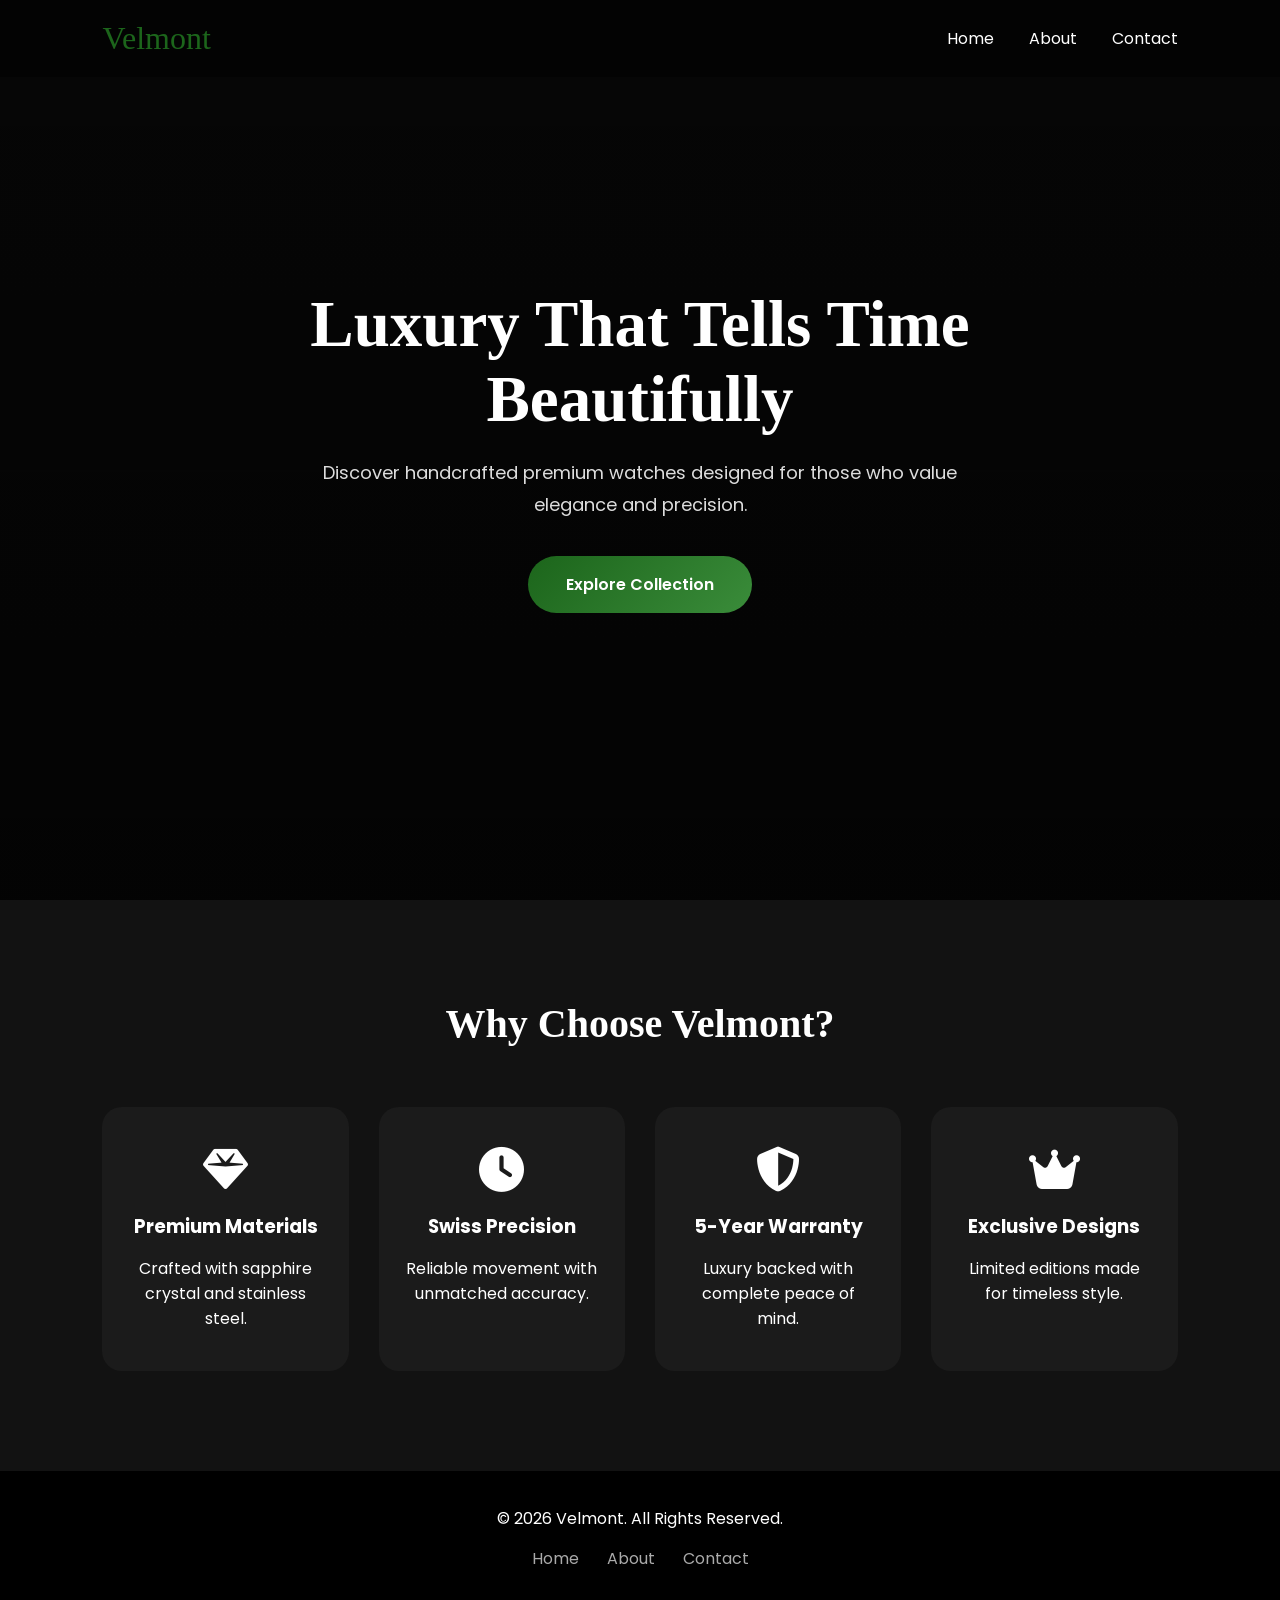
<file: Index.html>
<!DOCTYPE html>
<html lang="en">
<head>
<meta charset="UTF-8">
<meta name="viewport" content="width=device-width, initial-scale=1.0">

<title>Velmont</title>

<link rel="stylesheet" href="Style.css">

<link href="https://fonts.googleapis.com/css2?family=Poppins:wght@300;400;500;600&family=Playfair+Display:wght@700&display=swap" rel="stylesheet">

<link rel="stylesheet"
href="https://cdnjs.cloudflare.com/ajax/libs/font-awesome/6.5.2/css/all.min.css">

</head>
<body>

<header>

<nav>

<div class="logo">
Velmont
</div>

<ul>

<li><a href="#">Home</a></li>

<li><a href="#">About</a></li>

<li><a href="#">Contact</a></li>

</ul>

</nav>

</header>

<section class="hero">

<div class="overlay">

<h1>Luxury That Tells Time Beautifully</h1>

<p>
Discover handcrafted premium watches designed for those
who value elegance and precision.
</p>

<a href="#" class="btn">Explore Collection</a>

</div>

</section>

<section class="features">

<h2>Why Choose Velmont?</h2>

<div class="cards">

<div class="card">

<i class="fa-solid fa-gem"></i>

<h3>Premium Materials</h3>

<p>Crafted with sapphire crystal and stainless steel.</p>

</div>

<div class="card">

<i class="fa-solid fa-clock"></i>

<h3>Swiss Precision</h3>

<p>Reliable movement with unmatched accuracy.</p>

</div>

<div class="card">

<i class="fa-solid fa-shield-halved"></i>

<h3>5-Year Warranty</h3>

<p>Luxury backed with complete peace of mind.</p>

</div>

<div class="card">

<i class="fa-solid fa-crown"></i>

<h3>Exclusive Designs</h3>

<p>Limited editions made for timeless style.</p>

</div>

</div>

</section>

<footer>

<p>© 2026 Velmont. All Rights Reserved.</p>

<div class="footer-links">

<a href="#">Home</a>

<a href="#">About</a>

<a href="#">Contact</a>

</div>

</footer>

</body>
</html>
</file>
<file: Style.css>
*{
margin:0;
padding:0;
box-sizing:border-box;
}

html{
scroll-behavior:smooth;
}

body{

font-family:Poppins,sans-serif;
background:#0d0d0d;
color:white;

}

header{

position:fixed;
width:100%;
top:0;
left:0;
z-index:100;

background:rgba(0,0,0,.4);

backdrop-filter:blur(12px);

}

nav{

display:flex;
justify-content:space-between;
align-items:center;

padding:20px 8%;

}

.logo{

font-family:"Segoe Script";
font-size:32px;
color:#1C651B;

}

nav ul{

display:flex;
list-style:none;
gap:35px;

}

nav a{

text-decoration:none;
color:white;
transition:.3s;

}

nav a:hover{

color:#1C651B;

}

.hero{

height:100vh;

background:

linear-gradient(rgba(0,0,0,.55),rgba(0,0,0,.75)),
url("http://images.pexels.com/photos/31642725/pexels-photo-31642725.jpeg?_gl=1*sbq4nl*_ga*MzM4NjA2MzYzLjE3Nzk5MDE4Njk.*_ga_8JE65Q40S6*czE3ODM5MzE4NjQkbzQkZzEkdDE3ODM5MzE5MjkkajU5JGwwJGgw");

background-size:cover;
background-position:center;

display:flex;
justify-content:center;
align-items:center;

text-align:center;

padding:20px;

}

.overlay{

max-width:700px;

}

.hero h1{

font-family:"Segoe Script";

font-size:65px;

margin-bottom:20px;

}

.hero p{

font-size:18px;

line-height:1.8;

margin-bottom:35px;

color:#ddd;

}

.btn{

display:inline-block;

padding:16px 38px;

background:linear-gradient(135deg,#1C651B,#3A8C3A);

color:white;

text-decoration:none;

font-weight:600;

border-radius:50px;

transition:.35s;

}

.btn:hover{

transform:translateY(-5px);

box-shadow:0 15px 35px rgba(212,175,55,.35);

}

.features{

padding:100px 8%;

text-align:center;

background:#121212;

}

.features h2{

font-size:40px;

margin-bottom:60px;

font-family:"Segoe Script";

}

.cards{

display:grid;

grid-template-columns:repeat(4,1fr);

gap:30px;

}

.card{

background:#1b1b1b;

padding:40px 25px;

border-radius:20px;

transition:.4s;

}

.card:hover{

transform:translateY(-10px);

background:#1C651B;

color:white;

}

.card i{

font-size:45px;

margin-bottom:20px;

}

.card h3{

margin-bottom:15px;

}

footer{

background:#000;

padding:35px;

text-align:center;

}

.footer-links{

margin-top:15px;

}

.footer-links a{

color:#aaa;

margin:0 12px;

text-decoration:none;

transition:.3s;

}

.footer-links a:hover{

color:#1C651B;

}

@media(max-width:900px){

.cards{

grid-template-columns:repeat(2,1fr);

}

.hero h1{

font-size:50px;

}

}

@media(max-width:600px){

nav{

flex-direction:column;

gap:15px;

}

nav ul{

gap:20px;

}

.cards{

grid-template-columns:1fr;

}

.hero h1{

font-size:38px;

}

.hero p{

font-size:16px;

}

}
</file>
<file: HomePage Task 1.css>
*{
margin:0;
padding:0;
box-sizing:border-box;
}

html{
scroll-behavior:smooth;
}

body{

font-family:Poppins,sans-serif;
background:#0d0d0d;
color:white;

}

header{

position:fixed;
width:100%;
top:0;
left:0;
z-index:100;

background:rgba(0,0,0,.4);

backdrop-filter:blur(12px);

}

nav{

display:flex;
justify-content:space-between;
align-items:center;

padding:20px 8%;

}

.logo{

font-family:"Segoe Script";
font-size:32px;
color:#1C651B;

}

nav ul{

display:flex;
list-style:none;
gap:35px;

}

nav a{

text-decoration:none;
color:white;
transition:.3s;

}

nav a:hover{

color:#1C651B;

}

.hero{

height:100vh;

background:

linear-gradient(rgba(0,0,0,.55),rgba(0,0,0,.75)),
url("http://images.pexels.com/photos/31642725/pexels-photo-31642725.jpeg?_gl=1*sbq4nl*_ga*MzM4NjA2MzYzLjE3Nzk5MDE4Njk.*_ga_8JE65Q40S6*czE3ODM5MzE4NjQkbzQkZzEkdDE3ODM5MzE5MjkkajU5JGwwJGgw");

background-size:cover;
background-position:center;

display:flex;
justify-content:center;
align-items:center;

text-align:center;

padding:20px;

}

.overlay{

max-width:700px;

}

.hero h1{

font-family:"Segoe Script";

font-size:65px;

margin-bottom:20px;

}

.hero p{

font-size:18px;

line-height:1.8;

margin-bottom:35px;

color:#ddd;

}

.btn{

display:inline-block;

padding:16px 38px;

background:linear-gradient(135deg,#1C651B,#3A8C3A);

color:white;

text-decoration:none;

font-weight:600;

border-radius:50px;

transition:.35s;

}

.btn:hover{

transform:translateY(-5px);

box-shadow:0 15px 35px rgba(212,175,55,.35);

}

.features{

padding:100px 8%;

text-align:center;

background:#121212;

}

.features h2{

font-size:40px;

margin-bottom:60px;

font-family:"Segoe Script";

}

.cards{

display:grid;

grid-template-columns:repeat(4,1fr);

gap:30px;

}

.card{

background:#1b1b1b;

padding:40px 25px;

border-radius:20px;

transition:.4s;

}

.card:hover{

transform:translateY(-10px);

background:#1C651B;

color:white;

}

.card i{

font-size:45px;

margin-bottom:20px;

}

.card h3{

margin-bottom:15px;

}

footer{

background:#000;

padding:35px;

text-align:center;

}

.footer-links{

margin-top:15px;

}

.footer-links a{

color:#aaa;

margin:0 12px;

text-decoration:none;

transition:.3s;

}

.footer-links a:hover{

color:#1C651B;

}

@media(max-width:900px){

.cards{

grid-template-columns:repeat(2,1fr);

}

.hero h1{

font-size:50px;

}

}

@media(max-width:600px){

nav{

flex-direction:column;

gap:15px;

}

nav ul{

gap:20px;

}

.cards{

grid-template-columns:1fr;

}

.hero h1{

font-size:38px;

}

.hero p{

font-size:16px;

}

}
</file>
